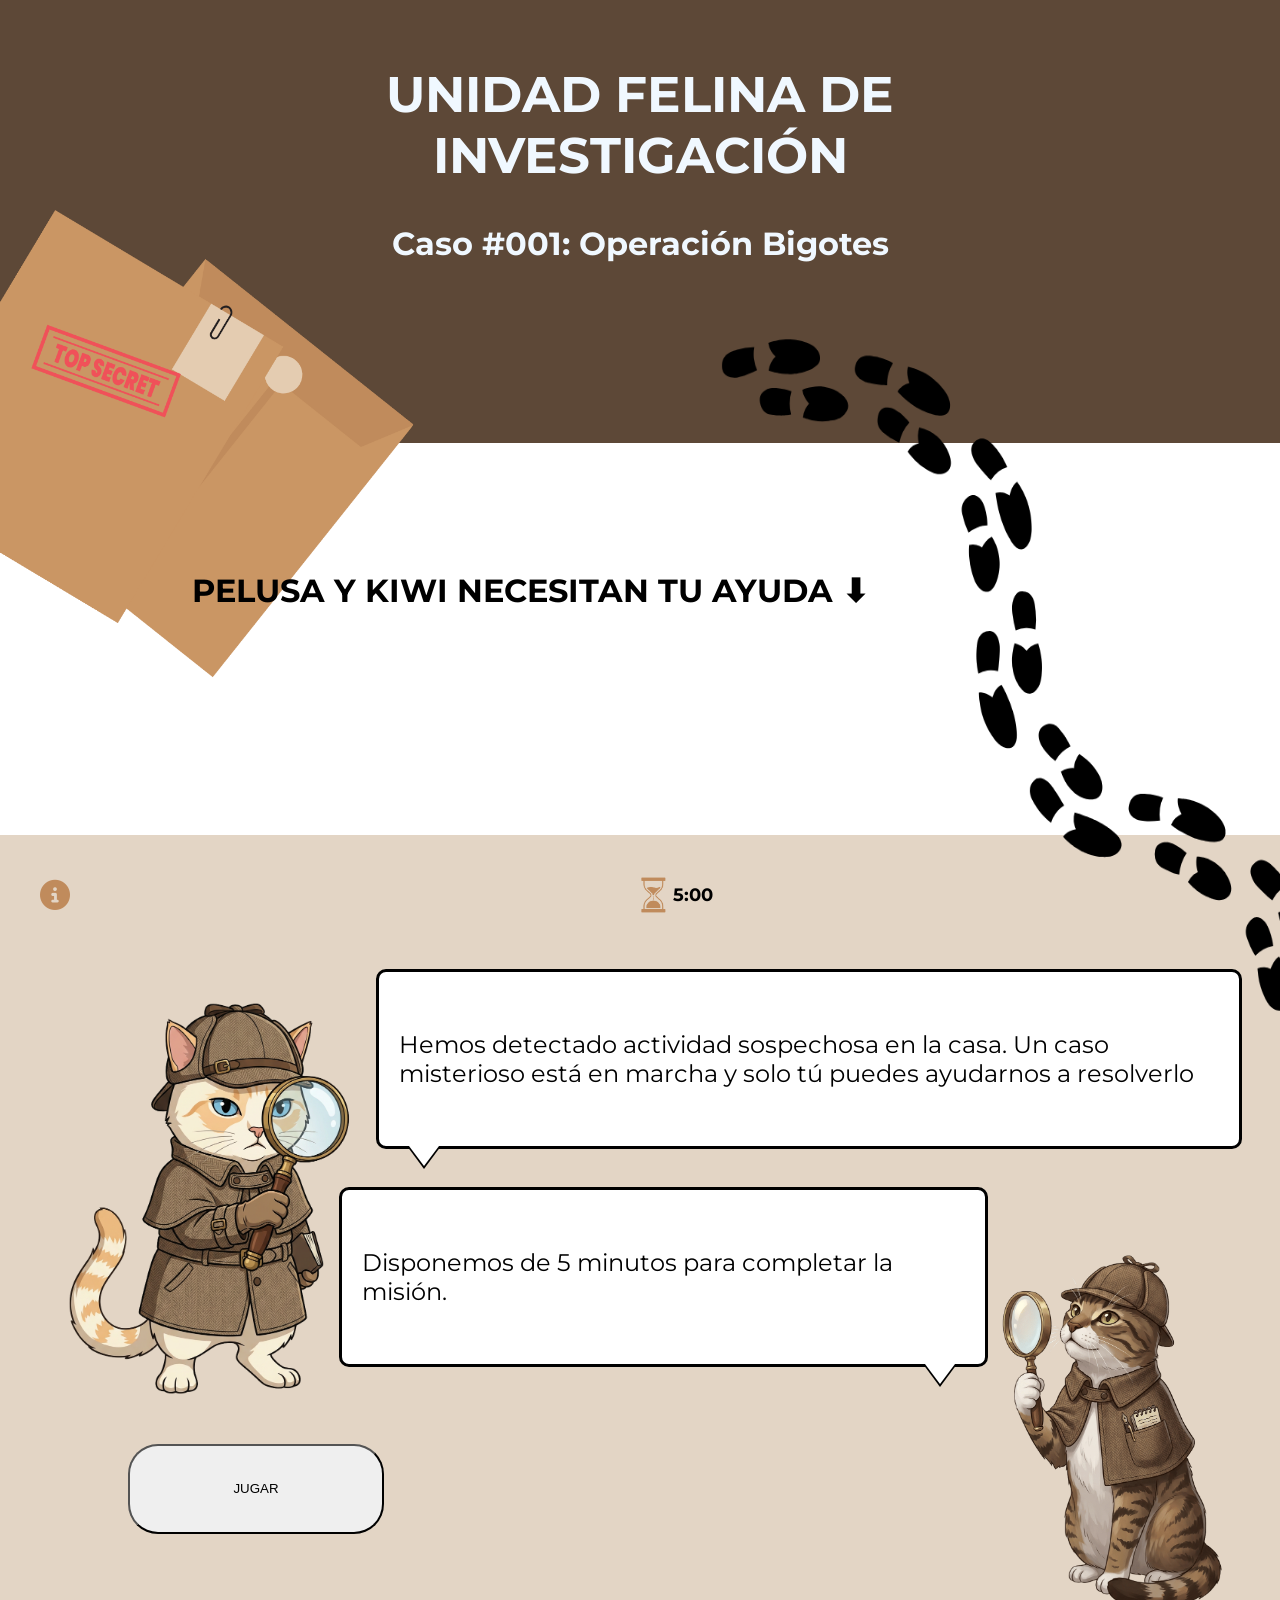
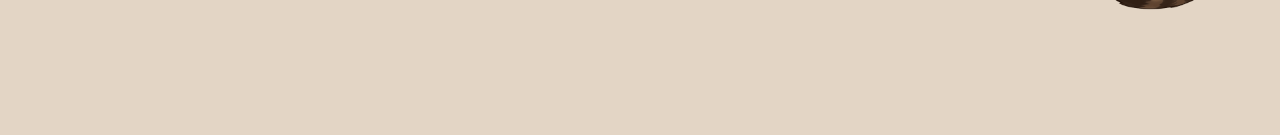
<file: index.html>
<!DOCTYPE html>
<html lang="en">
  <head>
    <meta charset="UTF-8" />
    <meta name="viewport" content="width=device-width, initial-scale=1.0" />
    <title>Caso001</title>
    <link href="style.css" rel="stylesheet" />
    <link
      rel="stylesheet"
      href="https://cdnjs.cloudflare.com/ajax/libs/font-awesome/6.5.0/css/all.min.css"
    />
    <link rel="preconnect" href="https://fonts.googleapis.com" />
    <link rel="preconnect" href="https://fonts.gstatic.com" crossorigin />
    <link
      href="https://fonts.googleapis.com/css2?family=Montserrat:ital,wght@0,100..900;1,100..900&"
      rel="stylesheet"
    />
  </head>
  <body>
    <header class="header">
      <div class="containertitle">
        <h2 class="title">UNIDAD FELINA DE</h2>
        <h2 class="title">INVESTIGACIÓN</h2>
        <h4 class="subtitle">Caso #001: Operación Bigotes</h4>
        <div class="imgarchivos">
          <img class="imgportada" src="img/archivos.png" />
          <img class="imghuellas imgportada" src="img/huellas.png" />
        </div>
      </div>
      <div class="subheader">
        <p class="subheadertitle">PELUSA Y KIWI NECESITAN TU AYUDA ⬇</p>
      </div>
    </header>
    <div class="containerjugar">
      <header class="infoTime">
        <div class="info">
          <button id="infobtn"><i class="fa-solid fa-circle-info"></i></button>
          <div id="infoBox">
            <div class="info-content">
              <button id="closeInfo" class="close">X</button>
              <h2>Cómo jugar</h2>
              <p>
                Resuelve los acertijos junto a Kiwi y Pelusa para completar la
                misión en 5 minutos.
              </p>
              <p>
                Haz clic en objetos, lee pistas y usa tu lógica para avanzar.
              </p>
            </div>
          </div>
        </div>
        <div class="time">
          <div class="timephoto"></div>
          <h4>5:00</h4>
        </div>
        <div class="blanck"></div>
      </header>
      <div class="chat">
        <img src="img/Pelusa.png" class="pelusa" />
        <div class="chat-left">
          Hemos detectado actividad sospechosa en la casa. Un caso misterioso
          está en marcha y solo tú puedes ayudarnos a resolverlo
        </div>
      </div>
      <div class="chat">
        <div class="chat-right">
          Disponemos de 5 minutos para completar la misión.
        </div>
        <img src="img/Kiwi.png" class="kiwi" />
      </div>
      <a href="enigma1.html"
        ><button class="play" id="play" href>JUGAR</button></a
      >
    </div>

    <script src="main.js"></script>
  </body>
</html>
</file>
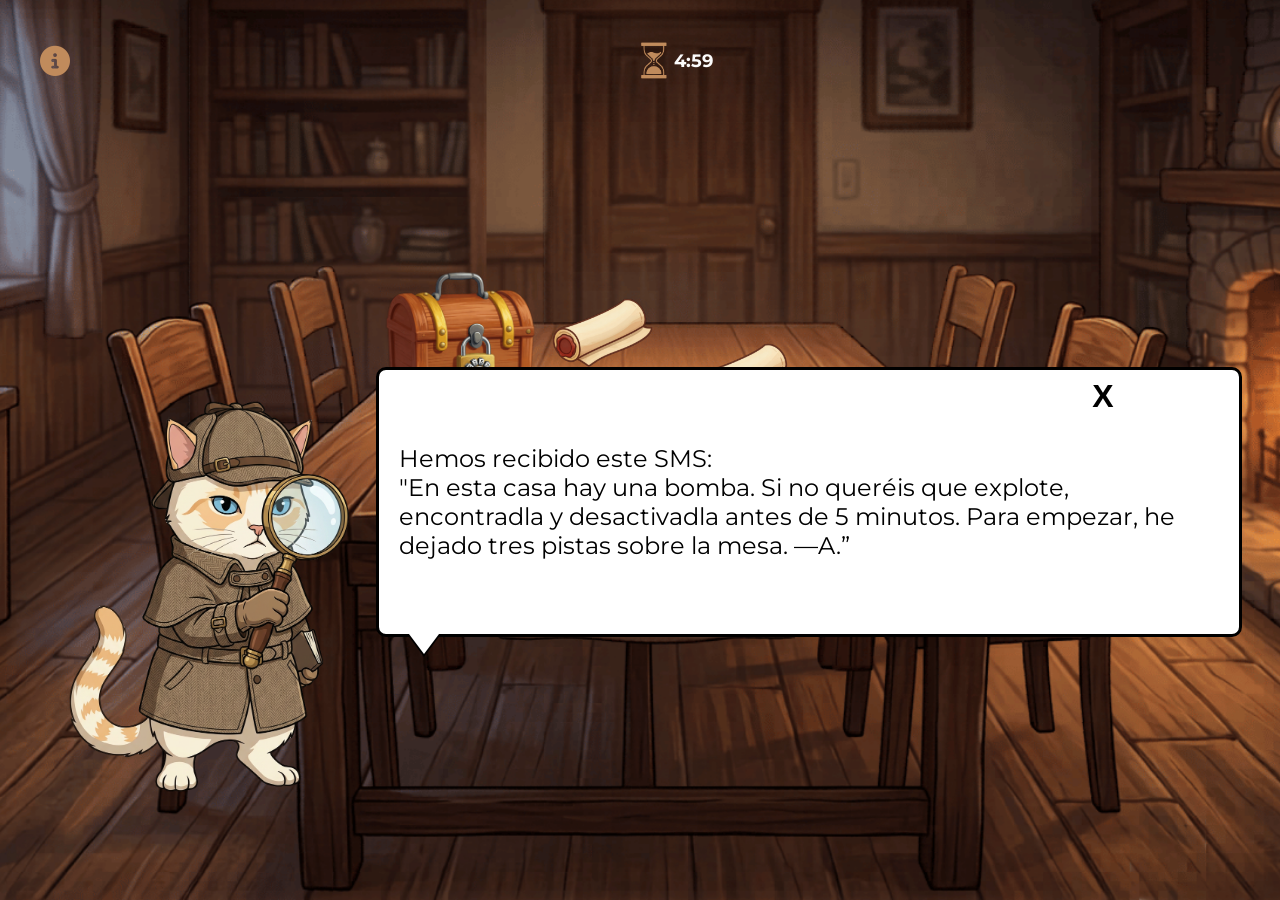
<file: enigma1.html>
<!DOCTYPE html>
<html lang="en">
  <head>
    <meta charset="UTF-8" />
    <meta name="viewport" content="width=device-width, initial-scale=1.0" />
    <title>Caso001</title>
    <link href="style.css" rel="stylesheet" />
    <link
      rel="stylesheet"
      href="https://cdnjs.cloudflare.com/ajax/libs/font-awesome/6.5.0/css/all.min.css"
    />
    <link rel="preconnect" href="https://fonts.googleapis.com" />
    <link rel="preconnect" href="https://fonts.gstatic.com" crossorigin />
    <link
      href="https://fonts.googleapis.com/css2?family=Montserrat:ital,wght@0,100..900;1,100..900&"
      rel="stylesheet"
    />
  </head>
  <body>
    <div class="enigma1">
      <header class="infoTime">
        <div class="info">
          <button id="infobtn"><i class="fa-solid fa-circle-info"></i></button>
          <div id="infoBox">
            <div class="info-content">
              <button id="closeInfo" class="close">X</button>
              <h2>Cómo jugar</h2>
              <p>
                Resuelve los acertijos junto a Kiwi y Pelusa para completar la
                misión en 5 minutos.
              </p>
              <p>
                Haz clic en objetos, lee pistas y usa tu lógica para avanzar.
              </p>
            </div>
          </div>
        </div>
        <div class="time">
          <div class="timephoto"></div>
          <h4 id="timer"></h4>
        </div>
        <div class="blanck"></div>
      </header>

      <button class="chest"><img src="img/cofre (2).png" /></button>
      <div class="chestdiv">
        <button class="close closechest">X</button>
        <h4>Introduce el codigo</h4>
        <div class="code">
          <input type="nunber" class="n n1" />
          <input type="nunber" class="n n2" />
          <input type="nunber" class="n n3" />
        </div>
        <button class="send">COMPROBAR</button>
        <div class="clue1">
          <button class="clue clue1btn">PISTA 1</button>
          <p class="textclue1">
            Los números entre paréntesis no son decorativos. Indican un lugar
            preciso: primero la fila… luego la columna. Solo quien sepa leer
            coordenadas podrá encontrar la letra correcta.
          </p>
        </div>
        <div class="clue2">
          <button class="clue clue2btn">PISTA 2</button>
          <p class="textclue2">
            No leas de izquierda a derecha. No leas de arriba a abajo. El orden
            verdadero está escrito sobre cada bloque. Solo siguiendo ese orden,
            el código tomará forma.
          </p>
        </div>
        <div class="clue3">
          <button class="clue clue3btn">PISTA 3</button>
          <p class="textclue3">
            No leas de izquierda a derecha. No leas de arriba a abajo. El orden
            verdadero está escrito sobre cada bloque. Solo siguiendo ese orden,
            el código tomará forma.
          </p>
        </div>
        <div class="solution">
          <button class="solutionbtn">SOLUCION</button>
          <p class="textsolution">426</p>
        </div>
      </div>
      <button class="parchment parchment-1">
        <img src="img/pergamino-2.png" />
      </button>
      <div class="parchment1"><button class="closepista1 close">X</button></div>
      <button class="parchment parchment-2">
        <img src="img/pergamino-2.png" />
      </button>
      <div class="parchment2"><button class="closepista2 close">X</button></div>
      <div class="chat pelusa-pista">
        <button class="close closepista">X</button>
        <img src="img/Pelusa.png" class="pelusa" />
        <div class="chat-left">
          Hemos recibido este SMS: <br />"En esta casa hay una bomba. Si no
          queréis que explote, encontradla y desactivadla antes de 5 minutos.
          Para empezar, he dejado tres pistas sobre la mesa. —A.”
        </div>
      </div>
    </div>

    <script src="main.js"></script>
  </body>
</html>
</file>
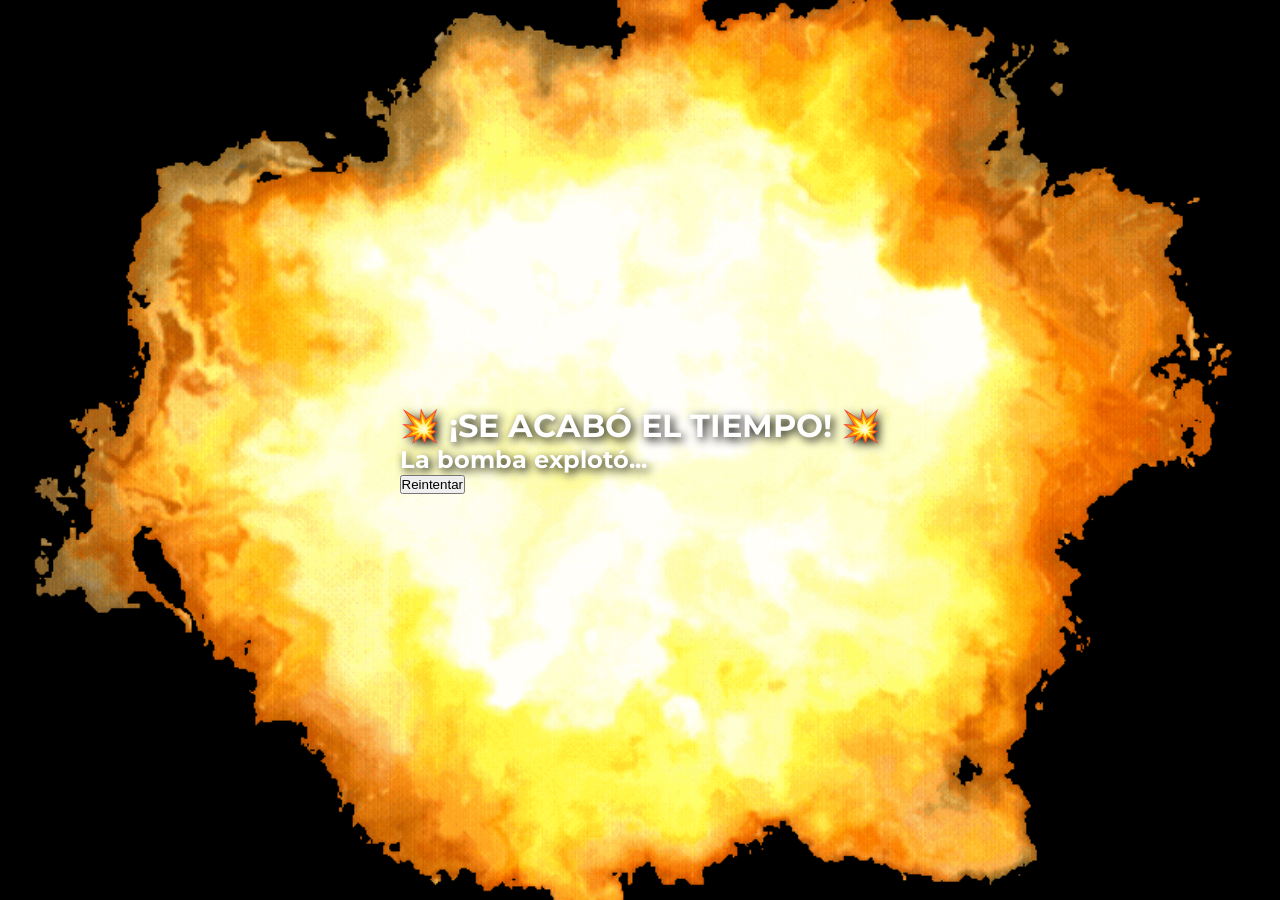
<file: explosion.html>
<!DOCTYPE html>
<html lang="en">
  <head>
    <meta charset="UTF-8" />
    <meta name="viewport" content="width=device-width, initial-scale=1.0" />
    <title>explosion</title>
    <link href="style.css" rel="stylesheet" />
    <link
      rel="stylesheet"
      href="https://cdnjs.cloudflare.com/ajax/libs/font-awesome/6.5.0/css/all.min.css"
    />
    <link rel="preconnect" href="https://fonts.googleapis.com" />
    <link rel="preconnect" href="https://fonts.gstatic.com" crossorigin />
    <link
      href="https://fonts.googleapis.com/css2?family=Montserrat:ital,wght@0,100..900;1,100..900&"
      rel="stylesheet"
    />
  </head>
  <body>
    <div class="explosion-screen">
      <div class="explosion-content">
        <h1>💥 ¡SE ACABÓ EL TIEMPO! 💥</h1>
        <h2>La bomba explotó...</h2>
        <button class="restart">Reintentar</button>
      </div>
    </div>

    <audio id="explosion-sound" src="img/soundexplosion.mp3"></audio>
  </body>
</html>
</file>
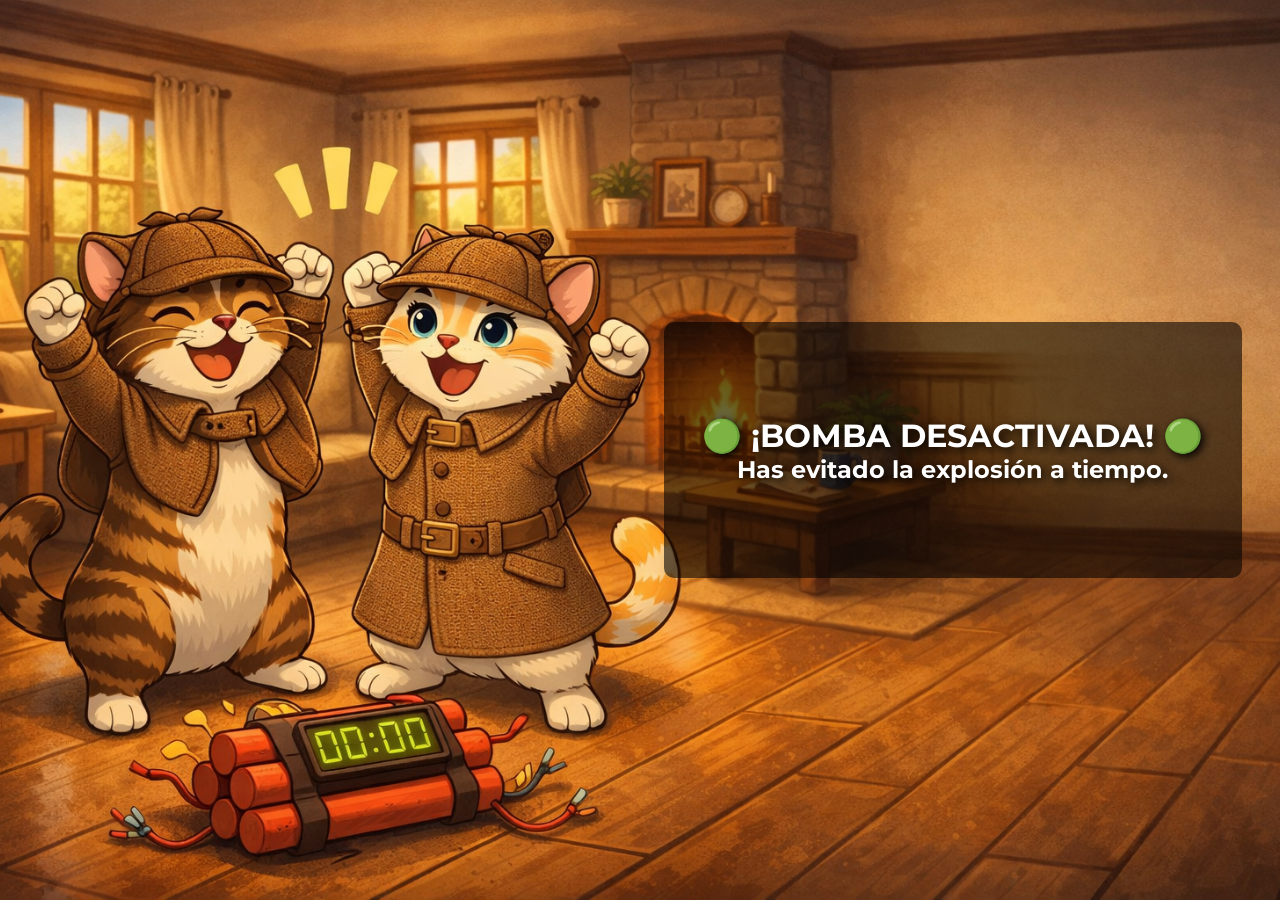
<file: pantallafinal.html>
<!DOCTYPE html>
<html lang="en">
  <head>
    <meta charset="UTF-8" />
    <meta name="viewport" content="width=device-width, initial-scale=1.0" />
    <title>final</title>
    <link href="style.css" rel="stylesheet" />
    <link
      rel="stylesheet"
      href="https://cdnjs.cloudflare.com/ajax/libs/font-awesome/6.5.0/css/all.min.css"
    />
    <link rel="preconnect" href="https://fonts.googleapis.com" />
    <link rel="preconnect" href="https://fonts.gstatic.com" crossorigin />
    <link
      href="https://fonts.googleapis.com/css2?family=Montserrat:ital,wght@0,100..900;1,100..900&"
      rel="stylesheet"
    />
  </head>
  <body>
    <div class="final-screen">
      <div class="final-content">
        <h1>🟢 ¡BOMBA DESACTIVADA! 🟢</h1>
        <h2>Has evitado la explosión a tiempo.</h2>
      </div>
    </div>
  </body>
</html>
</file>
<file: style.css>
* {
  margin: 0;
  padding: 0;
}
body {
  font-family: "Montserrat", sans-serif;
  font-style: normal;
}
.containertitle {
  background-color: #5d4837;
  color: aliceblue;
  padding-top: 5%;
  display: flex;
  flex-direction: column;
  justify-content: center;
  align-items: center;
  font-size: xx-large;
}
.title {
  font-size: 50px;
}
.subtitle {
  margin-top: 3%;
}
.imgarchivos {
  width: 60%;
  height: 20vh;
  display: flex;
  gap: 25%;
  justify-content: center;
}
.imgportada {
  width: 100%;
  height: 65vh;
  margin-top: -15%;
}
.imghuellas {
  height: 100vh;
  margin-top: -5%;
}
.subheader {
  margin-top: 10%;
  width: 100%;
  height: 25vh;
  margin-bottom: 3%;
  font-size: xx-large;
  font-weight: bolder;
}
.subheadertitle {
  margin-left: 15%;
}
.containerjugar {
  background-color: #e3d5c5;
  height: 100vh;
}
.infoTime {
  padding-top: 2%;
  height: 70px;
  display: flex;
  justify-content: space-between;
  align-items: center;
}
.info {
  display: flex;
  align-items: center;
  gap: 20px;
  margin-left: 3%;
}
#infobtn {
  background-color: transparent;
  border: none;
}
.fa-circle-info {
  font-size: 30px;
  margin-left: 5%;
  color: #c08b5c;
}
.fa-circle-info:hover {
  color: #fbfbfb;
  cursor: pointer;
}
#infoBox {
  position: fixed;
  z-index: 1000;
  top: 3%;
  left: 10%;
  width: 70%;
  height: auto;
  padding: 3%;
  background: rgba(0, 0, 0, 0.733);
  backdrop-filter: blur(10px);
  display: none;
  flex-direction: column;
  justify-content: center;
  align-items: center;
  box-shadow: 0 4px 20px rgba(0, 0, 0, 0.479);
  border-radius: 12px;
  color: white;
}
#infoBox::after {
  content: "";
  position: absolute;
  top: 25px;
  left: -20px;
  width: 0;
  height: 0;
  border-top: 15px solid transparent;
  border-right: 20px solid rgba(0, 0, 0, 0.733);
  border-bottom: 15px solid transparent;
}

.info-content {
  flex-direction: column;
  justify-content: center;
  gap: 20px;
  padding: 25px;
  width: 80%;
  height: 70%;
  text-transform: uppercase;
  font-size: large;
}
.info-content h2 {
  margin-bottom: 5%;
}
.close {
  background-color: transparent;
  border: none;
  color: white;
  font-size: xx-large;
}
.close:hover {
  color: red;
  cursor: pointer;
}
#closeInfo {
  position: fixed;
  top: 8%;
  right: 5%;
}

.time {
  display: flex;
  width: 20%;
  height: 60%;
  justify-content: center;
  align-items: center;
  font-size: large;
}
#timer {
  color: #fbfbfb;
}
.timephoto {
  background-image: url(img/reloj.png);
  background-repeat: no-repeat;
  background-size: contain;
  background-position: center;
  width: 15%;
  height: 100%;
}

.chat {
  margin: 3%;
  display: flex;
  height: 20vh;
}
.pelusa {
  height: 50vh;
}

.chat-left {
  width: 70%;
  background: #fff;
  padding: 20px;
  border-radius: 10px;
  position: relative;
  border: 3px solid #000;
  font-size: x-large;
  display: flex;
  align-items: center;
}

.chat-left::after {
  content: "";
  position: absolute;
  bottom: -20px;
  left: 30px;
  width: 0;
  height: 0;
  border-left: 15px solid transparent;
  border-right: 15px solid transparent;
  border-top: 20px solid #fff;
}

.chat-left::before {
  content: "";
  position: absolute;
  bottom: -23px;
  left: 28px;
  width: 0;
  height: 0;
  border-left: 17px solid transparent;
  border-right: 17px solid transparent;
  border-top: 23px solid #000;
}

.kiwi {
  height: 50vh;
}

.chat-right {
  background: #fff;
  padding: 20px;
  border-radius: 10px;
  position: relative;
  border: 3px solid #000;
  font-size: x-large;
  width: 60%;
  margin-left: 25%;
  display: flex;
  align-items: center;
}

.chat-right::after {
  content: "";
  position: absolute;
  bottom: -20px;
  right: 30px;
  width: 0;
  height: 0;
  border-left: 15px solid transparent;
  border-right: 15px solid transparent;
  border-top: 20px solid #fff;
}

.chat-right::before {
  content: "";
  position: absolute;
  bottom: -23px;
  right: 28px;
  width: 0;
  height: 0;
  border-left: 17px solid transparent;
  border-right: 17px solid transparent;
  border-top: 23px solid #000;
}
.play {
  width: 20%;
  height: 10%;
  border-radius: 30px;
  margin: 3% 0% 0% 10%;
}
/* ENIGMA 1 */

.enigma1 {
  background-image: url(img/fondo-enigma1.png);
  background-repeat: no-repeat;
  background-size: cover;
  background-position: center;
  height: 100vh;
}
.chest {
  background-color: transparent;
  border: none;
}
.chest:hover {
  cursor: pointer;
}
.chest img {
  width: 12%;
  position: fixed;
  top: 30%;
  left: 30%;
}

.chestdiv {
  position: fixed;
  top: 50%;
  left: 50%;
  transform: translate(-50%, -50%); /* centrado perfecto */
  width: 80%;
  max-height: 80vh; /* límite de altura */
  overflow-y: auto; /* scroll interno */
  border-radius: 5%;
  background-color: #5d4837ea;
  backdrop-filter: blur(10px);
  padding: 3%;
  z-index: 1000;
  display: flex;
  flex-direction: column;
  gap: 30px;
  font-size: xx-large;
  color: white;
  display: none;
}

.closechest {
  position: fixed;
  right: 10%;
  top: 10%;
}
.code {
  width: 100%;
}
.n {
  height: 15vh;
  border-radius: 5%;
  font-size: x-large;
  background-color: #00000095;
  border: none;
  color: white;
  text-align: center;
}
.send,
.clue,
.solutionbtn {
  width: 20%;
  height: 7vh;
  border-radius: 30px;
  margin: 3% 0% 0% 0%;
}
.parchment {
  background-color: transparent;
  border: none;
}
.parchment img {
  width: 8%;
  position: fixed;
  top: 37%;
  left: 47%;
  transform: translate(-50%, -50%);
}
.parchment-2 img {
  top: 42%;
  left: 58%;
}
.parchment :hover {
  cursor: pointer;
}
.parchment1 {
  display: none;
  background-image: url(img/pista1-enigma1.png);
  background-position: center;
  background-size: contain;
  background-repeat: no-repeat;
  width: 100%;
  height: 90vh;
  /* top: 5%; */
  position: fixed;
  z-index: 2000;
  top: 50%;
  transform: translateY(-50%);
}
.closepista1 {
  display: none;
  position: fixed;
  top: 20%;
  right: 26%;
  color: #000;
  font-weight: bold;
  transform: translate(-50%, -50%);
}
.parchment2 {
  display: none;
  background-image: url(img/pista2-enigma1.png);
  background-position: center;
  background-size: contain;
  background-repeat: no-repeat;
  width: 100%;
  height: 90vh;
  top: 5%;
  position: fixed;
  z-index: 2000;
}
.closepista2 {
  display: none;
  position: fixed;
  top: 20%;
  right: 26%;
  color: #000;
  font-weight: bold;
}

.pelusa-pista {
  position: fixed;
  bottom: 25%;
  left: 0;
  height: 30vh;
}
.pelusa-pista img:hover {
  cursor: pointer;
}
.closepista {
  color: #000;
  position: fixed;
  top: 42%;
  right: 13%;
  z-index: 1000;
  font-weight: bold;
}
.closepista:hover {
  color: red;
  cursor: pointer;
}

.send:hover,
.play:hover,
.clue:hover {
  background-color: #5d4837;
  color: white;
  border: 5px white solid;
  cursor: pointer;
}

.textclue1,
.clue2btn,
.textclue2,
.clue3btn,
.textclue3,
.solutionbtn,
.textsolution {
  display: none;
}
.textclue1,
.textclue2,
.textclue3,
.textsolution {
  font-size: large;
  text-transform: uppercase;
  margin-top: 2%;
}
.solutionbtn {
  background-color: red;
}
.solutionbtn:hover {
  border: 5px white solid;
  cursor: pointer;
}

.explosion-screen {
  position: fixed;
  top: 0;
  left: 0;
  width: 100%;
  height: 100vh;
  background-color: #000;
  background-image: url("img/explosiongif.gif");
  background-size: cover;
  background-position: center;

  display: flex;
  justify-content: center;
  align-items: center;
  flex-direction: column;

  z-index: 5000;
  color: white;
  text-shadow: 3px 3px 10px black;
}

.final-screen {
  position: fixed;
  top: 0;
  left: 0;
  width: 100%;
  height: 100vh;
  background-color: #000;
  background-image: url("img/fondoganador.png");
  background-size: cover;
  background-position: center;

  display: flex;
  justify-content: center;
  align-items: center;
  flex-direction: column;

  z-index: 5000;
  color: white;
  text-shadow: 3px 3px 10px black;
}
.final-content {
  background-color: #00000094;
  padding: 3%;
  border-radius: 10px;
  height: 20%;
  display: flex;
  flex-direction: column;
  justify-content: center;
  align-items: center;
  position: fixed;
  right: 3%;
}
</file>
